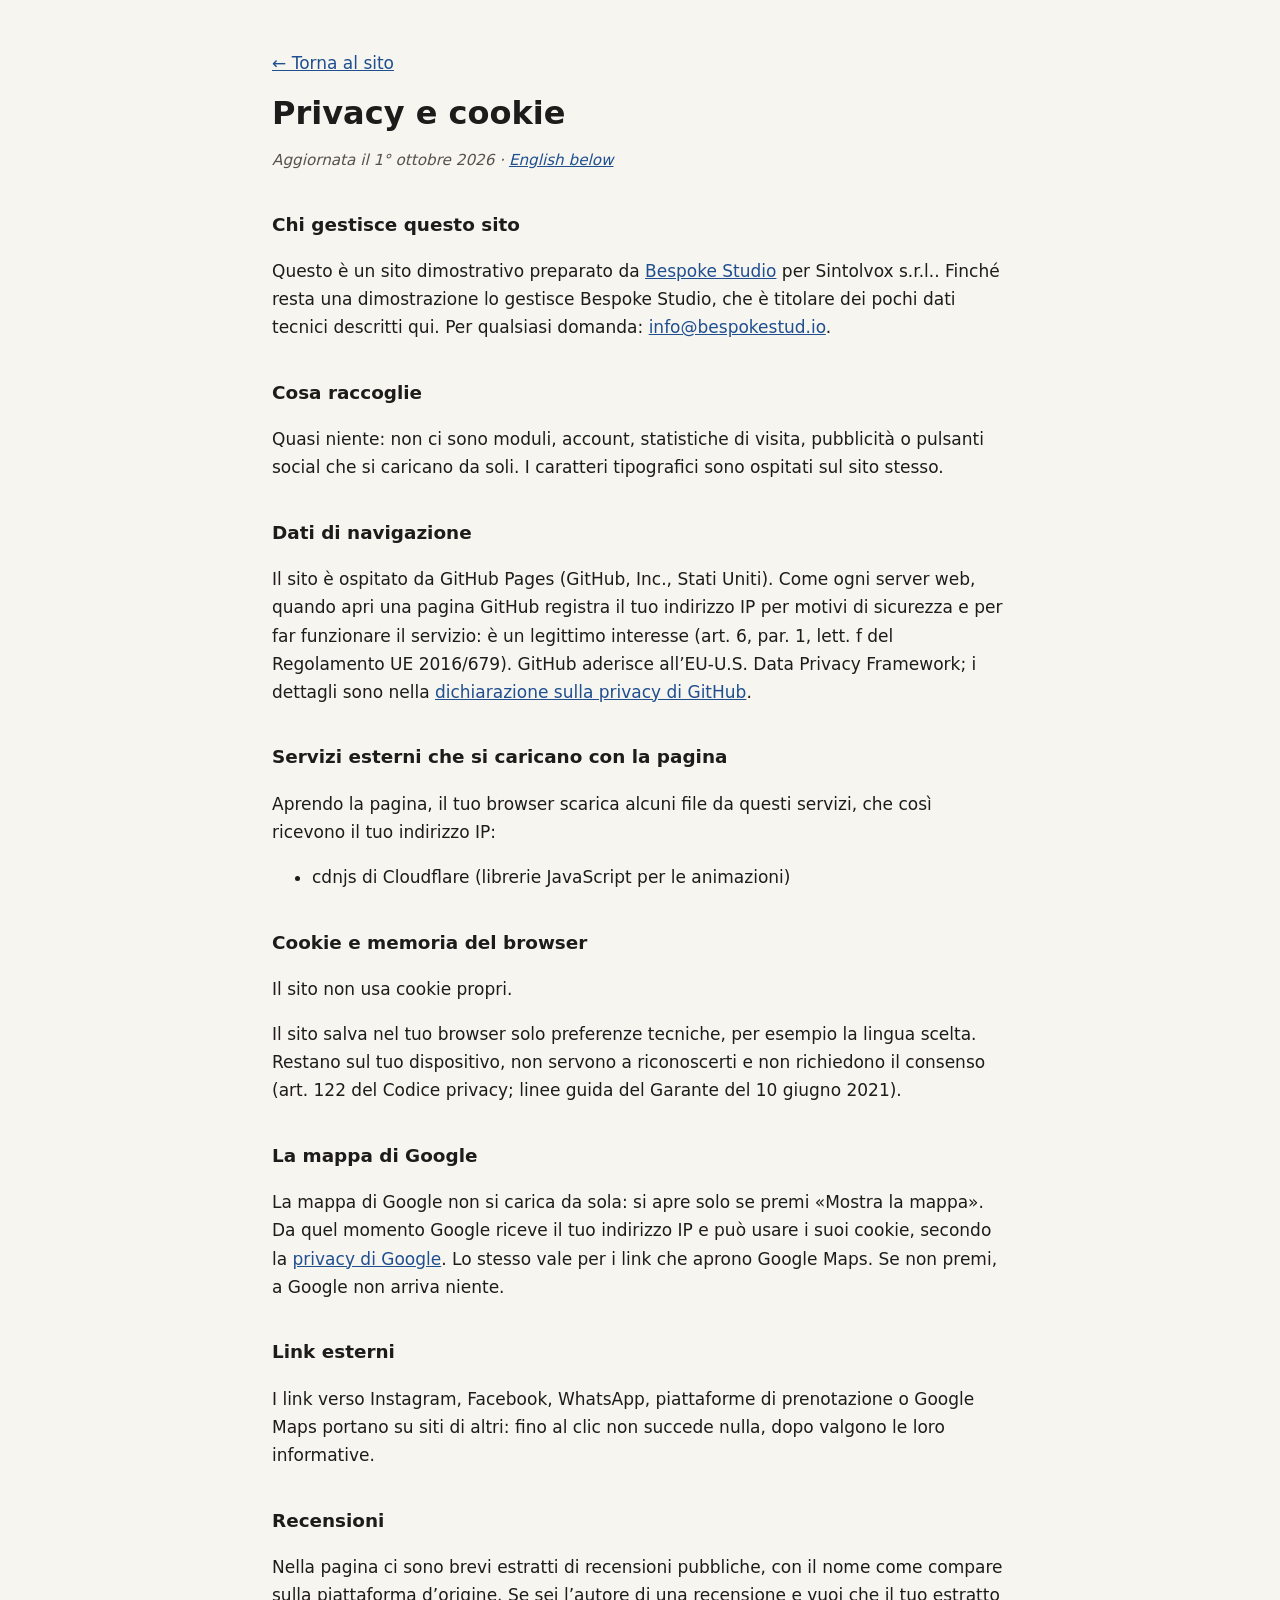
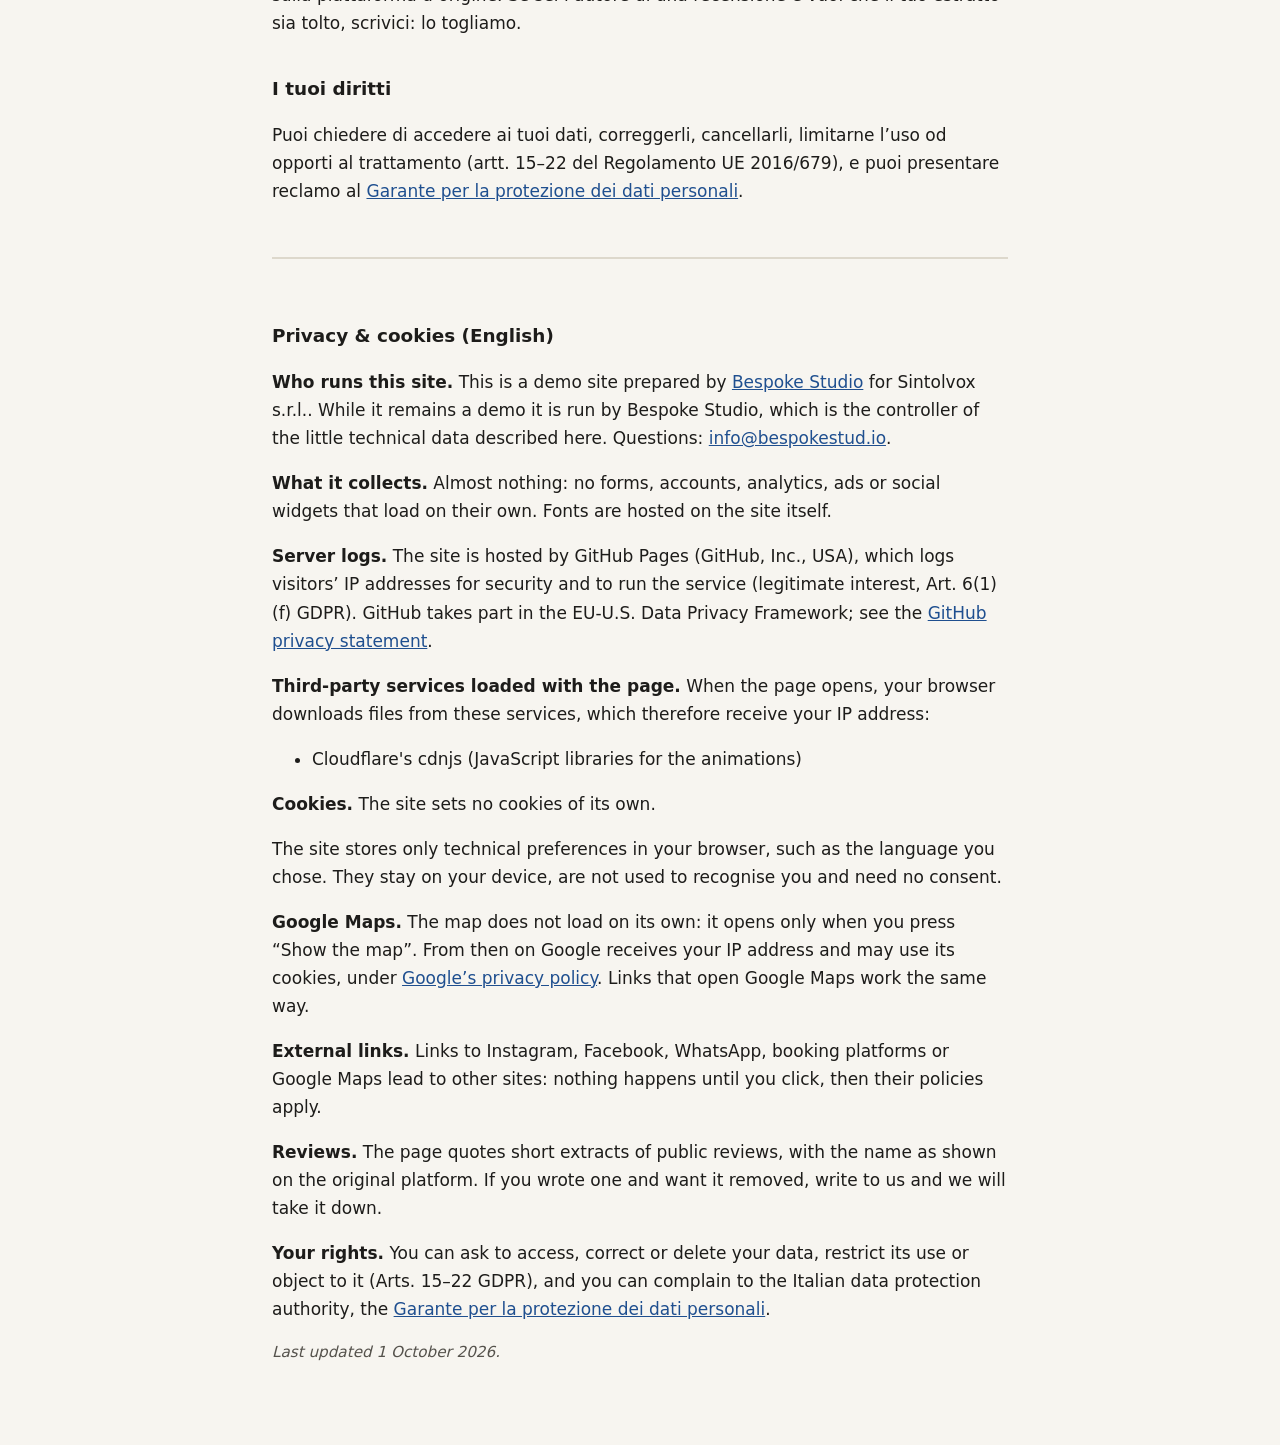
<file: privacy.html>
<!DOCTYPE html>
<html lang="it">
<head>
  <meta charset="UTF-8">
  <meta name="viewport" content="width=device-width, initial-scale=1.0">
  <meta name="robots" content="noindex">
  <title>Privacy e cookie · Sintolvox s.r.l.</title>
  <meta name="description" content="Informativa privacy e cookie del sito Sintolvox s.r.l..">
  <style>
    body { margin: 0; background: #f7f5f0; color: #1d1c1a; font: 17px/1.65 system-ui, -apple-system, "Segoe UI", Roboto, sans-serif; }
    main { max-width: 46rem; margin: 0 auto; padding: 32px 20px 64px; }
    h1 { font-size: 2rem; line-height: 1.2; margin: 0.4em 0 0.2em; }
    h2 { font-size: 1.15rem; margin: 2em 0 0.4em; }
    a { color: #1f4f8f; }
    .data { color: #55524c; font-style: italic; font-size: 0.95rem; }
    .en { margin-top: 3em; padding-top: 1.5em; border-top: 2px solid #ddd8cc; }
    code { font-size: 0.9em; background: #ebe7dc; padding: 0 4px; border-radius: 3px; }
  </style>
</head>
<body>
<main>
  <p><a href="index.html">← Torna al sito</a></p>
  <h1>Privacy e cookie</h1>
  <p class="data">Aggiornata il 1° ottobre 2026 · <a href="#english" lang="en">English below</a></p>
  <h2>Chi gestisce questo sito</h2>
  <p>Questo è un sito dimostrativo preparato da <a href="https://bespokestud.io" rel="noopener">Bespoke Studio</a> per Sintolvox s.r.l.. Finché resta una dimostrazione lo gestisce Bespoke Studio, che è titolare dei pochi dati tecnici descritti qui. Per qualsiasi domanda: <a href="mailto:info@bespokestud.io">info@bespokestud.io</a>.</p>
  <h2>Cosa raccoglie</h2>
  <p>Quasi niente: non ci sono moduli, account, statistiche di visita, pubblicità o pulsanti social che si caricano da soli. I caratteri tipografici sono ospitati sul sito stesso.</p>
  <h2>Dati di navigazione</h2>
  <p>Il sito è ospitato da GitHub Pages (GitHub, Inc., Stati Uniti). Come ogni server web, quando apri una pagina GitHub registra il tuo indirizzo IP per motivi di sicurezza e per far funzionare il servizio: è un legittimo interesse (art. 6, par. 1, lett. f del Regolamento UE 2016/679). GitHub aderisce all’EU-U.S. Data Privacy Framework; i dettagli sono nella <a href="https://docs.github.com/site-policy/privacy-policies/github-general-privacy-statement" rel="noopener">dichiarazione sulla privacy di GitHub</a>.</p>
  <h2>Servizi esterni che si caricano con la pagina</h2>
  <p>Aprendo la pagina, il tuo browser scarica alcuni file da questi servizi, che così ricevono il tuo indirizzo IP:</p>
  <ul><li>cdnjs di Cloudflare (librerie JavaScript per le animazioni)</li></ul>
  <h2>Cookie e memoria del browser</h2>
  <p>Il sito non usa cookie propri.</p>
  <p>Il sito salva nel tuo browser solo preferenze tecniche, per esempio la lingua scelta. Restano sul tuo dispositivo, non servono a riconoscerti e non richiedono il consenso (art. 122 del Codice privacy; linee guida del Garante del 10 giugno 2021).</p>
  <h2>La mappa di Google</h2>
  <p>La mappa di Google non si carica da sola: si apre solo se premi «Mostra la mappa». Da quel momento Google riceve il tuo indirizzo IP e può usare i suoi cookie, secondo la <a href="https://policies.google.com/privacy?hl=it" rel="noopener">privacy di Google</a>. Lo stesso vale per i link che aprono Google Maps. Se non premi, a Google non arriva niente.</p>
  <h2>Link esterni</h2>
  <p>I link verso Instagram, Facebook, WhatsApp, piattaforme di prenotazione o Google Maps portano su siti di altri: fino al clic non succede nulla, dopo valgono le loro informative.</p>
  <h2>Recensioni</h2>
  <p>Nella pagina ci sono brevi estratti di recensioni pubbliche, con il nome come compare sulla piattaforma d’origine. Se sei l’autore di una recensione e vuoi che il tuo estratto sia tolto, scrivici: lo togliamo.</p>
  <h2>I tuoi diritti</h2>
  <p>Puoi chiedere di accedere ai tuoi dati, correggerli, cancellarli, limitarne l’uso od opporti al trattamento (artt. 15–22 del Regolamento UE 2016/679), e puoi presentare reclamo al <a href="https://www.garanteprivacy.it" rel="noopener">Garante per la protezione dei dati personali</a>.</p>
  <div class="en" id="english" lang="en">
    <h2>Privacy &amp; cookies (English)</h2>
    <p><strong>Who runs this site.</strong> This is a demo site prepared by <a href="https://bespokestud.io" rel="noopener">Bespoke Studio</a> for Sintolvox s.r.l.. While it remains a demo it is run by Bespoke Studio, which is the controller of the little technical data described here. Questions: <a href="mailto:info@bespokestud.io">info@bespokestud.io</a>.</p>
    <p><strong>What it collects.</strong> Almost nothing: no forms, accounts, analytics, ads or social widgets that load on their own. Fonts are hosted on the site itself.</p>
    <p><strong>Server logs.</strong> The site is hosted by GitHub Pages (GitHub, Inc., USA), which logs visitors’ IP addresses for security and to run the service (legitimate interest, Art. 6(1)(f) GDPR). GitHub takes part in the EU-U.S. Data Privacy Framework; see the <a href="https://docs.github.com/site-policy/privacy-policies/github-general-privacy-statement" rel="noopener">GitHub privacy statement</a>.</p>
    <p><strong>Third-party services loaded with the page.</strong> When the page opens, your browser downloads files from these services, which therefore receive your IP address:</p><ul><li>Cloudflare's cdnjs (JavaScript libraries for the animations)</li></ul>
    <p><strong>Cookies.</strong> The site sets no cookies of its own.</p>
    <p>The site stores only technical preferences in your browser, such as the language you chose. They stay on your device, are not used to recognise you and need no consent.</p>
    <p><strong>Google Maps.</strong> The map does not load on its own: it opens only when you press “Show the map”. From then on Google receives your IP address and may use its cookies, under <a href="https://policies.google.com/privacy?hl=en" rel="noopener">Google’s privacy policy</a>. Links that open Google Maps work the same way.</p>
    <p><strong>External links.</strong> Links to Instagram, Facebook, WhatsApp, booking platforms or Google Maps lead to other sites: nothing happens until you click, then their policies apply.</p>
    <p><strong>Reviews.</strong> The page quotes short extracts of public reviews, with the name as shown on the original platform. If you wrote one and want it removed, write to us and we will take it down.</p>
    <p><strong>Your rights.</strong> You can ask to access, correct or delete your data, restrict its use or object to it (Arts. 15–22 GDPR), and you can complain to the Italian data protection authority, the <a href="https://www.garanteprivacy.it" rel="noopener">Garante per la protezione dei dati personali</a>.</p>
    <p class="data">Last updated 1 October 2026.</p>
  </div>
</main>
</body>
</html>
</file>
